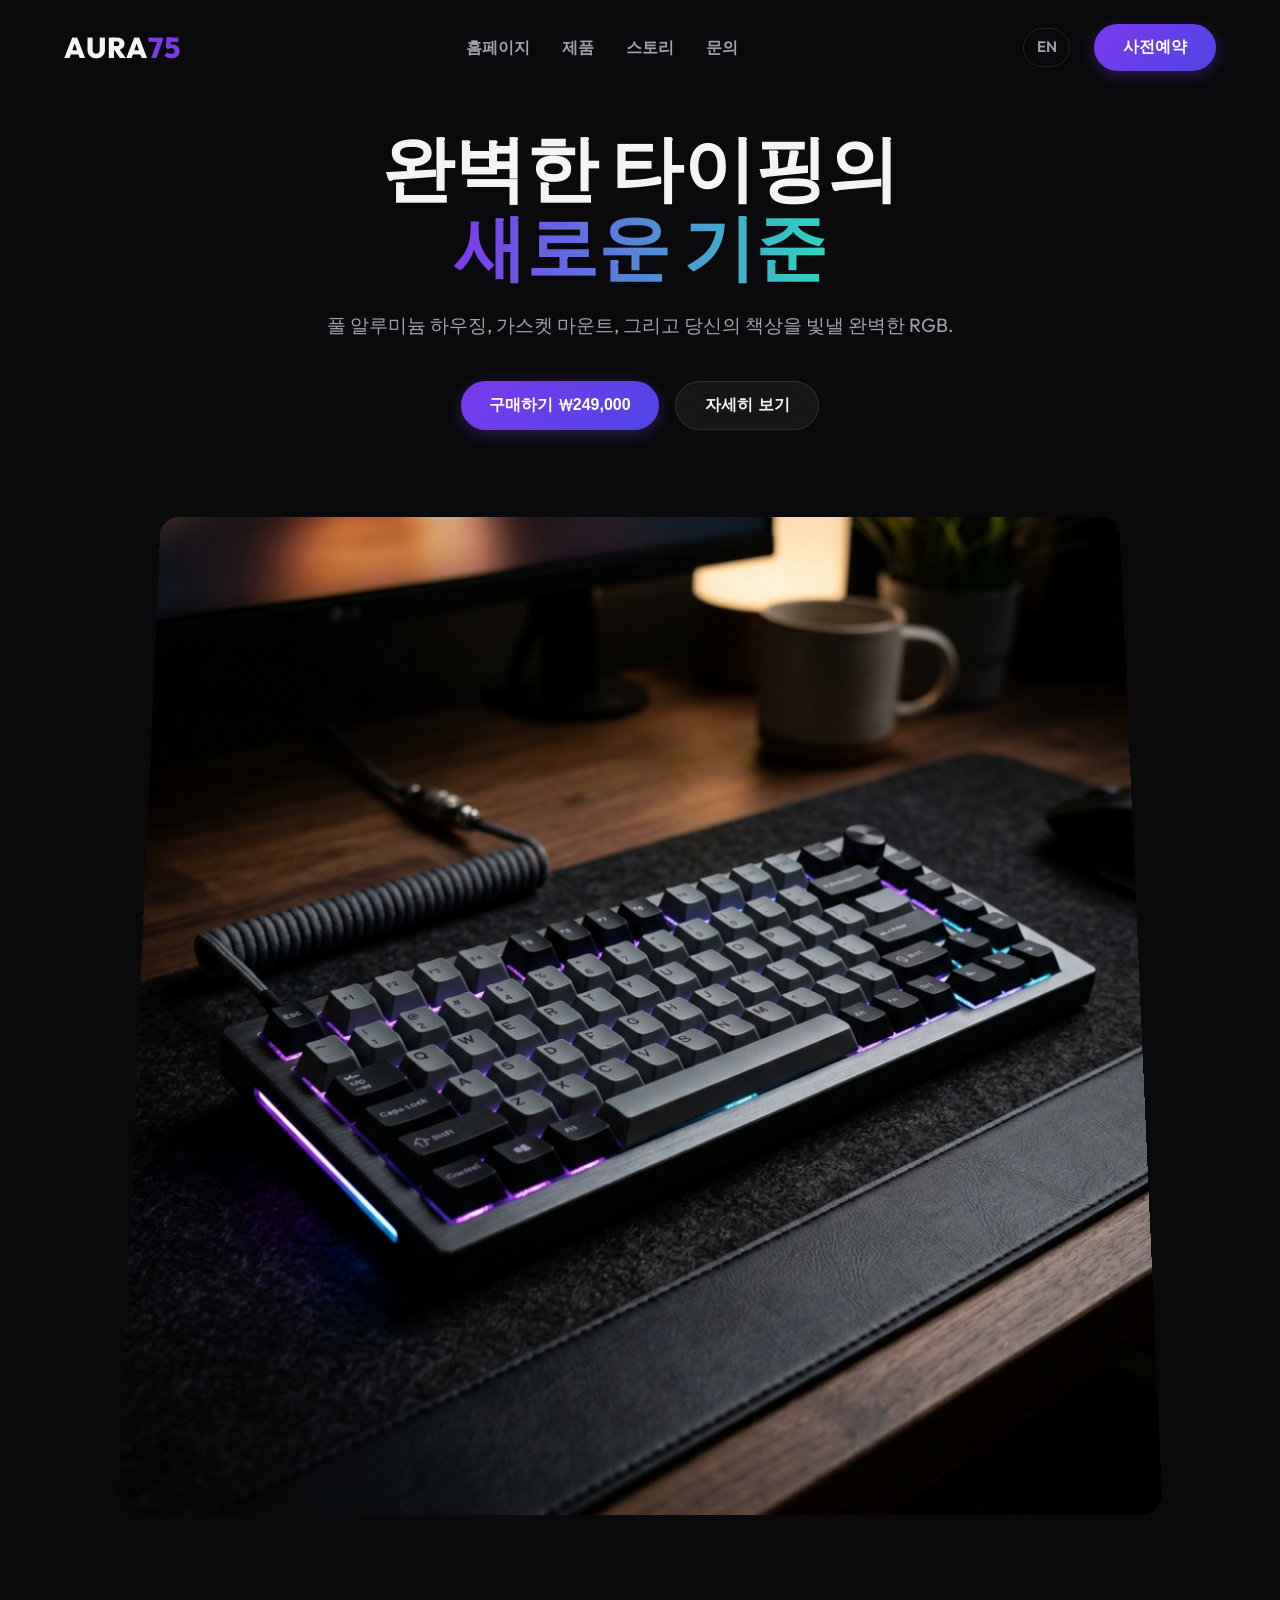
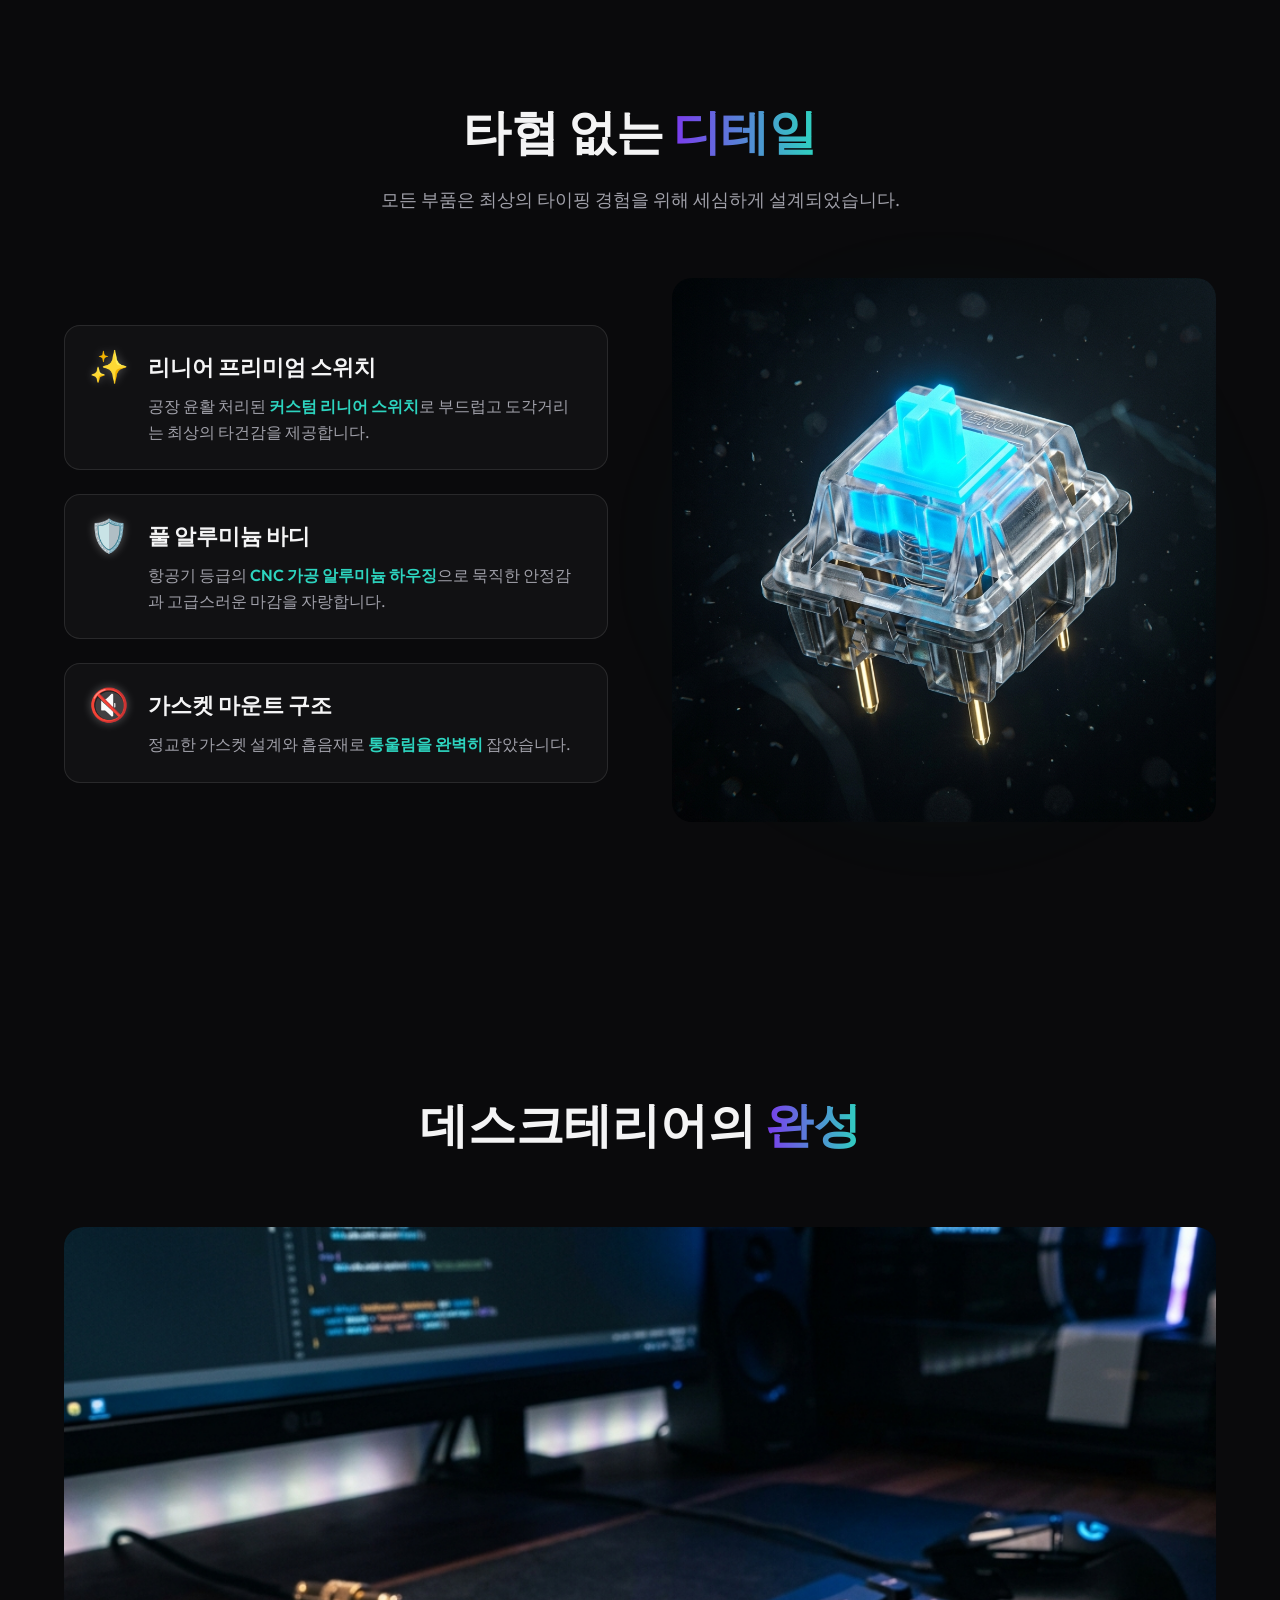
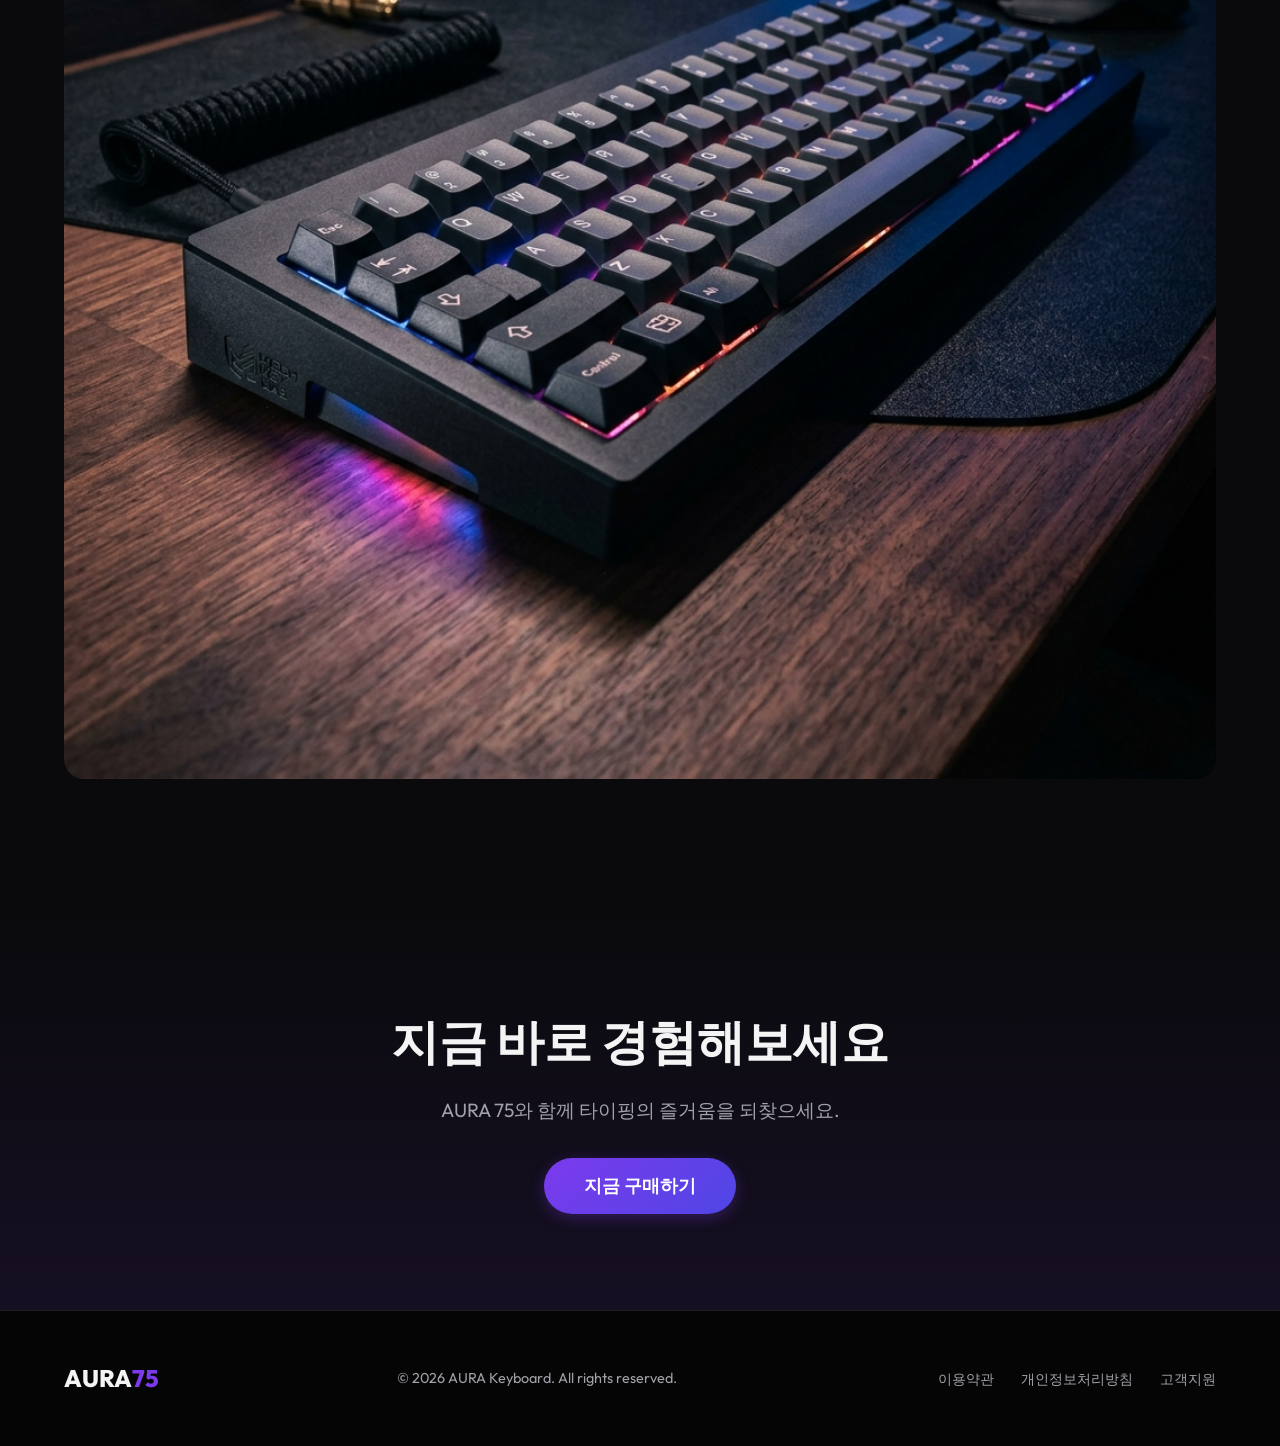
<file: index.html>
<!DOCTYPE html>
<html lang="ko">
<head>
    <meta charset="UTF-8">
    <meta name="viewport" content="width=device-width, initial-scale=1.0">
    <title>AURA 75 | 프리미엄 기계식 키보드</title>
    <meta name="description" content="타협 없는 타건감, 완벽한 알루미늄 하우징을 갖춘 프리미엄 75% 기계식 키보드 AURA 75를 만나보세요.">
    <link rel="preconnect" href="https://fonts.googleapis.com">
    <link rel="preconnect" href="https://fonts.gstatic.com" crossorigin>
    <link href="https://fonts.googleapis.com/css2?family=Outfit:wght@300;400;600;800&family=Pretendard:wght@300;400;600;800&display=swap" rel="stylesheet">
    <link rel="stylesheet" href="style.css">
</head>
<body>
    <nav class="navbar" id="navbar">
        <div class="logo">AURA<span>75</span></div>
        <ul class="nav-links">
            <li><a href="#hero">홈페이지</a></li>
            <li><a href="#features">제품</a></li>
            <li><a href="#showcase">스토리</a></li>
            <li><a href="#contact">문의</a></li>
        </ul>
        <div class="nav-actions">
            <a href="index_en.html" class="lang-toggle">EN</a>
            <button class="btn-primary nav-btn">사전예약</button>
        </div>
    </nav>

    <header class="hero" id="hero">
        <div class="hero-content">
            <h1 class="fade-up">완벽한 타이핑의<br><span class="highlight">새로운 기준</span></h1>
            <p class="fade-up delay-1">풀 알루미늄 하우징, 가스켓 마운트, 그리고 당신의 책상을 빛낼 완벽한 RGB.</p>
            <div class="hero-buttons fade-up delay-2">
                <button class="btn-primary">구매하기 ₩249,000</button>
                <button class="btn-secondary">자세히 보기</button>
            </div>
        </div>
        <div class="hero-image-container fade-in delay-3">
            <div class="glow-effect"></div>
            <img src="images/hero.png" alt="AURA 75 기계식 키보드" class="hero-img">
        </div>
    </header>

    <section class="features" id="features">
        <div class="section-title fade-up">
            <h2>타협 없는 <span class="highlight">디테일</span></h2>
            <p>모든 부품은 최상의 타이핑 경험을 위해 세심하게 설계되었습니다.</p>
        </div>
        
        <div class="feature-grid">
            <div class="feature-text fade-right" style="display: flex; flex-direction: column; gap: 1.5rem;">
                <div class="feature-card">
                    <div class="feature-icon">✨</div>
                    <div class="feature-content">
                        <h3>리니어 프리미엄 스위치</h3>
                        <p>공장 윤활 처리된 <span class="text-highlight">커스텀 리니어 스위치</span>로 부드럽고 도각거리는 최상의 타건감을 제공합니다.</p>
                    </div>
                </div>
                <div class="feature-card">
                    <div class="feature-icon">🛡️</div>
                    <div class="feature-content">
                        <h3>풀 알루미늄 바디</h3>
                        <p>항공기 등급의 <span class="text-highlight">CNC 가공 알루미늄 하우징</span>으로 묵직한 안정감과 고급스러운 마감을 자랑합니다.</p>
                    </div>
                </div>
                <div class="feature-card">
                    <div class="feature-icon">🔇</div>
                    <div class="feature-content">
                        <h3>가스켓 마운트 구조</h3>
                        <p>정교한 가스켓 설계와 흡음재로 <span class="text-highlight">통울림을 완벽히</span> 잡았습니다.</p>
                    </div>
                </div>
            </div>
            <div class="feature-image fade-left">
                <div class="glow-effect-purple"></div>
                <img src="images/switch.png" alt="AURA 75 프리미엄 스위치" class="feature-img">
            </div>
        </div>
    </section>

    <section class="showcase" id="showcase">
        <div class="section-title fade-up">
            <h2>데스크테리어의 <span class="highlight">완성</span></h2>
        </div>
        <div class="showcase-content fade-up delay-1">
            <img src="images/gallery.png" alt="AURA 75 데스크탑 연출" class="gallery-img">
            <div class="showcase-overlay">
                <h3>Vibrant RGB</h3>
                <p>1,680만 컬러의 커스터마이징 가능한 백라이트</p>
            </div>
        </div>
    </section>

    <section class="cta-section fade-in">
        <h2>지금 바로 경험해보세요</h2>
        <p>AURA 75와 함께 타이핑의 즐거움을 되찾으세요.</p>
        <button class="btn-primary large">지금 구매하기</button>
    </section>

    <footer id="contact">
        <div class="footer-content">
            <div class="footer-logo">AURA<span>75</span></div>
            <p class="copyright">© 2026 AURA Keyboard. All rights reserved.</p>
            <div class="footer-links">
                <a href="#">이용약관</a>
                <a href="#">개인정보처리방침</a>
                <a href="#">고객지원</a>
            </div>
        </div>
    </footer>

    <script src="script.js"></script>
</body>
</html>
</file>
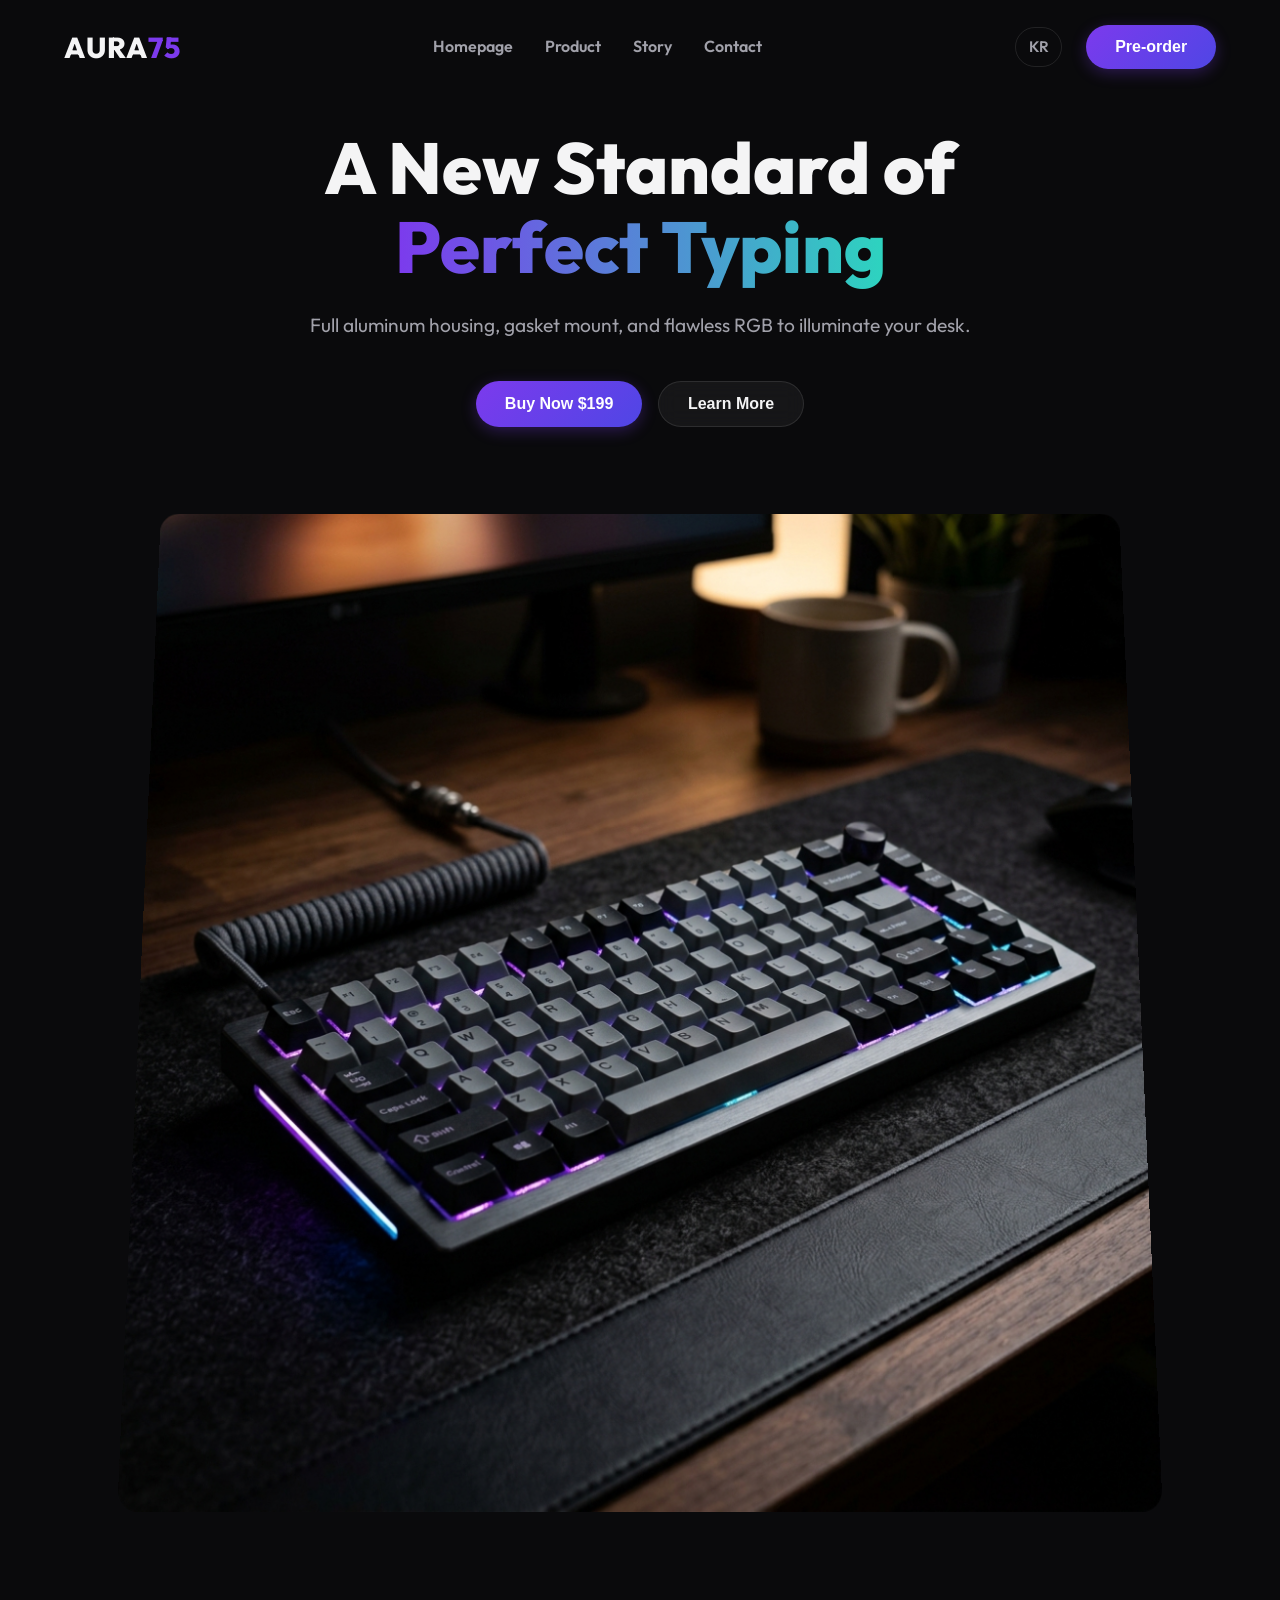
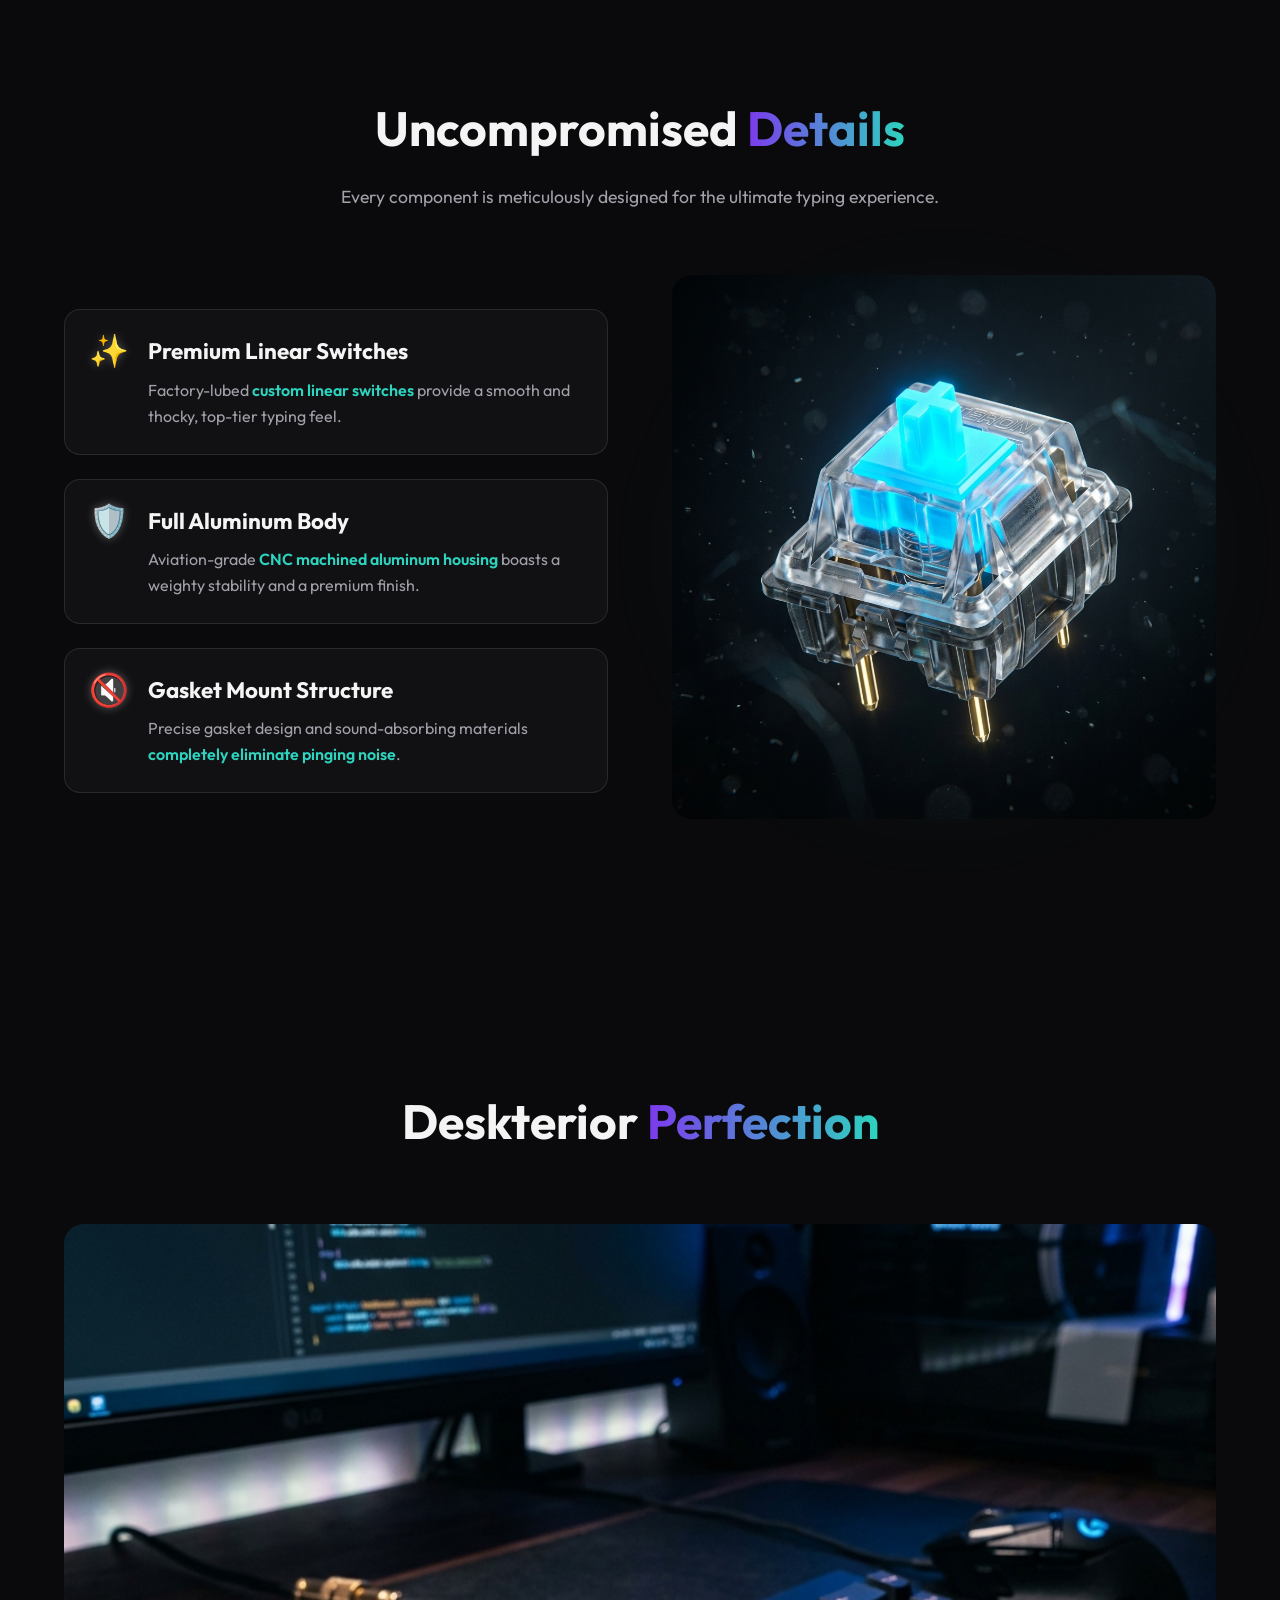
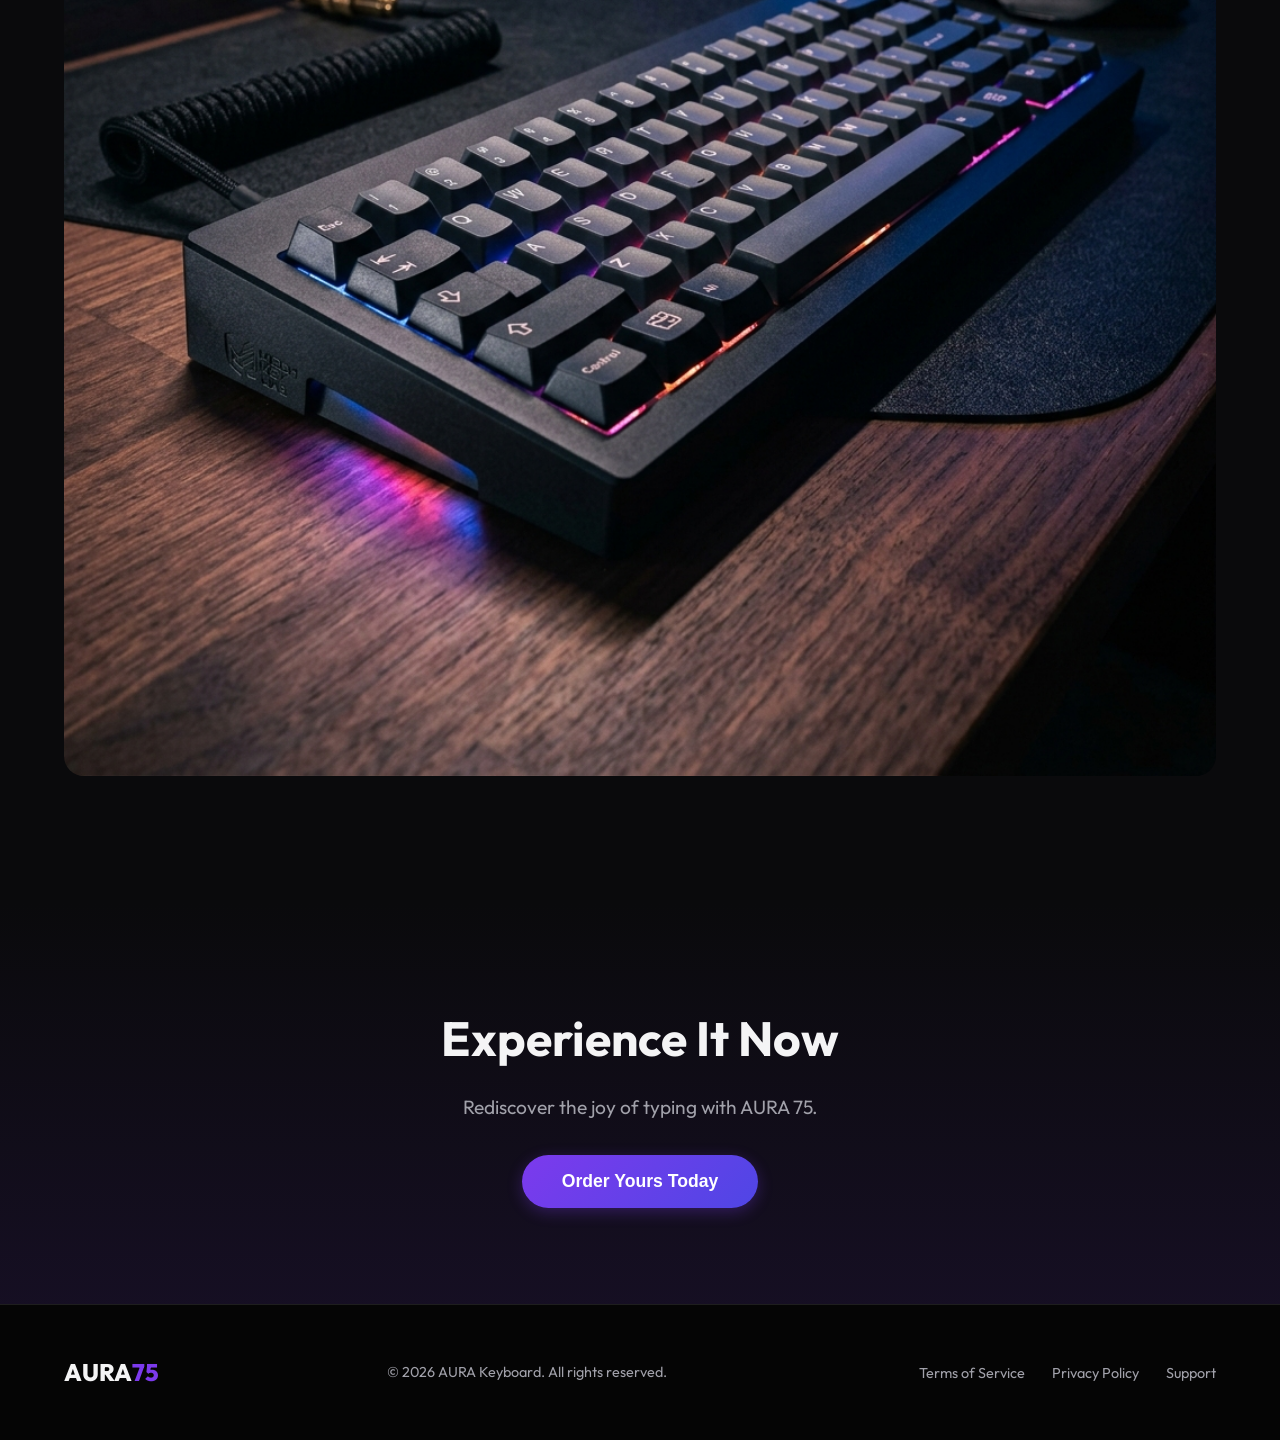
<file: index_en.html>
<!DOCTYPE html>
<html lang="en">
<head>
    <meta charset="UTF-8">
    <meta name="viewport" content="width=device-width, initial-scale=1.0">
    <title>AURA 75 | Premium Mechanical Keyboard</title>
    <meta name="description" content="Discover the AURA 75, a premium 75% mechanical keyboard with uncompromised typing feel and perfect full aluminum housing.">
    <link rel="preconnect" href="https://fonts.googleapis.com">
    <link rel="preconnect" href="https://fonts.gstatic.com" crossorigin>
    <link href="https://fonts.googleapis.com/css2?family=Outfit:wght@300;400;600;800&family=Pretendard:wght@300;400;600;800&display=swap" rel="stylesheet">
    <link rel="stylesheet" href="style.css">
</head>
<body>
    <nav class="navbar" id="navbar">
        <div class="logo">AURA<span>75</span></div>
        <ul class="nav-links">
            <li><a href="#hero">Homepage</a></li>
            <li><a href="#features">Product</a></li>
            <li><a href="#showcase">Story</a></li>
            <li><a href="#contact">Contact</a></li>
        </ul>
        <div class="nav-actions">
            <a href="index.html" class="lang-toggle">KR</a>
            <button class="btn-primary nav-btn">Pre-order</button>
        </div>
    </nav>

    <header class="hero" id="hero">
        <div class="hero-content">
            <h1 class="fade-up">A New Standard of<br><span class="highlight">Perfect Typing</span></h1>
            <p class="fade-up delay-1">Full aluminum housing, gasket mount, and flawless RGB to illuminate your desk.</p>
            <div class="hero-buttons fade-up delay-2">
                <button class="btn-primary">Buy Now $199</button>
                <button class="btn-secondary">Learn More</button>
            </div>
        </div>
        <div class="hero-image-container fade-in delay-3">
            <div class="glow-effect"></div>
            <img src="images/hero.png" alt="AURA 75 Mechanical Keyboard" class="hero-img">
        </div>
    </header>

    <section class="features" id="features">
        <div class="section-title fade-up">
            <h2>Uncompromised <span class="highlight">Details</span></h2>
            <p>Every component is meticulously designed for the ultimate typing experience.</p>
        </div>
        
        <div class="feature-grid">
            <div class="feature-text fade-right" style="display: flex; flex-direction: column; gap: 1.5rem;">
                <div class="feature-card">
                    <div class="feature-icon">✨</div>
                    <div class="feature-content">
                        <h3>Premium Linear Switches</h3>
                        <p>Factory-lubed <span class="text-highlight">custom linear switches</span> provide a smooth and thocky, top-tier typing feel.</p>
                    </div>
                </div>
                <div class="feature-card">
                    <div class="feature-icon">🛡️</div>
                    <div class="feature-content">
                        <h3>Full Aluminum Body</h3>
                        <p>Aviation-grade <span class="text-highlight">CNC machined aluminum housing</span> boasts a weighty stability and a premium finish.</p>
                    </div>
                </div>
                <div class="feature-card">
                    <div class="feature-icon">🔇</div>
                    <div class="feature-content">
                        <h3>Gasket Mount Structure</h3>
                        <p>Precise gasket design and sound-absorbing materials <span class="text-highlight">completely eliminate pinging noise</span>.</p>
                    </div>
                </div>
            </div>
            <div class="feature-image fade-left">
                <div class="glow-effect-purple"></div>
                <img src="images/switch.png" alt="AURA 75 Premium Switch" class="feature-img">
            </div>
        </div>
    </section>

    <section class="showcase" id="showcase">
        <div class="section-title fade-up">
            <h2>Deskterior <span class="highlight">Perfection</span></h2>
        </div>
        <div class="showcase-content fade-up delay-1">
            <img src="images/gallery.png" alt="AURA 75 Desktop Setup" class="gallery-img">
            <div class="showcase-overlay">
                <h3>Vibrant RGB</h3>
                <p>16.8 million colors of customizable backlighting</p>
            </div>
        </div>
    </section>

    <section class="cta-section fade-in">
        <h2>Experience It Now</h2>
        <p>Rediscover the joy of typing with AURA 75.</p>
        <button class="btn-primary large">Order Yours Today</button>
    </section>

    <footer id="contact">
        <div class="footer-content">
            <div class="footer-logo">AURA<span>75</span></div>
            <p class="copyright">© 2026 AURA Keyboard. All rights reserved.</p>
            <div class="footer-links">
                <a href="#">Terms of Service</a>
                <a href="#">Privacy Policy</a>
                <a href="#">Support</a>
            </div>
        </div>
    </footer>

    <script src="script.js"></script>
</body>
</html>
</file>
<file: style.css>
:root {
    --bg-color: #0a0a0c;
    --text-primary: #f4f4f5;
    --text-secondary: #a1a1aa;
    --primary-color: #7c3aed; /* Neon Purple */
    --primary-hover: #6d28d9;
    --secondary-color: #2dd4bf; /* Neon Teal */
    --surface-color: rgba(255, 255, 255, 0.03);
    --surface-border: rgba(255, 255, 255, 0.1);
}

* {
    margin: 0;
    padding: 0;
    box-sizing: border-box;
}

body {
    font-family: 'Pretendard', 'Outfit', sans-serif;
    background-color: var(--bg-color);
    color: var(--text-primary);
    overflow-x: hidden;
    line-height: 1.6;
}

h1, h2, h3, .logo {
    font-family: 'Outfit', 'Pretendard', sans-serif;
}

/* Typography */
.highlight {
    background: linear-gradient(to right, var(--primary-color), var(--secondary-color));
    -webkit-background-clip: text;
    -webkit-text-fill-color: transparent;
    background-clip: text;
}

/* Buttons */
.btn-primary {
    background: linear-gradient(135deg, var(--primary-color), #4f46e5);
    color: white;
    border: none;
    padding: 0.8rem 1.8rem;
    border-radius: 30px;
    font-weight: 600;
    font-size: 1rem;
    cursor: pointer;
    transition: all 0.3s ease;
    box-shadow: 0 4px 15px rgba(124, 58, 237, 0.3);
}

.btn-primary:hover {
    transform: translateY(-2px);
    box-shadow: 0 6px 20px rgba(124, 58, 237, 0.5);
    background: linear-gradient(135deg, var(--primary-hover), #4338ca);
}

.btn-primary.large {
    padding: 1rem 2.5rem;
    font-size: 1.1rem;
}

.btn-secondary {
    background: rgba(255, 255, 255, 0.05);
    color: var(--text-primary);
    border: 1px solid var(--surface-border);
    padding: 0.8rem 1.8rem;
    border-radius: 30px;
    font-weight: 600;
    font-size: 1rem;
    cursor: pointer;
    transition: all 0.3s ease;
    backdrop-filter: blur(10px);
}

.btn-secondary:hover {
    background: rgba(255, 255, 255, 0.1);
    transform: translateY(-2px);
}

/* Navigation */
.navbar {
    position: fixed;
    top: 0;
    width: 100%;
    padding: 1.5rem 5%;
    display: flex;
    justify-content: space-between;
    align-items: center;
    z-index: 1000;
    transition: all 0.3s ease;
}

.navbar.scrolled {
    background: rgba(10, 10, 12, 0.8);
    backdrop-filter: blur(15px);
    border-bottom: 1px solid var(--surface-border);
    padding: 1rem 5%;
}

.logo {
    font-size: 1.8rem;
    font-weight: 800;
    letter-spacing: 1px;
}

.logo span {
    color: var(--primary-color);
}

.nav-links {
    display: flex;
    list-style: none;
    gap: 2rem;
}

.nav-links a {
    color: var(--text-secondary);
    text-decoration: none;
    font-weight: 600;
    transition: color 0.3s ease;
}

.nav-links a:hover {
    color: var(--text-primary);
}

/* Hero Section */
.hero {
    min-height: 100vh;
    display: flex;
    flex-direction: column;
    justify-content: center;
    align-items: center;
    text-align: center;
    padding: 8rem 5% 4rem;
    position: relative;
}

.hero-content {
    max-width: 800px;
    z-index: 10;
}

.hero h1 {
    font-size: 4.5rem;
    font-weight: 800;
    line-height: 1.1;
    margin-bottom: 1.5rem;
}

.hero p {
    font-size: 1.2rem;
    color: var(--text-secondary);
    margin-bottom: 2.5rem;
}

.hero-buttons {
    display: flex;
    gap: 1rem;
    justify-content: center;
}

.hero-image-container {
    margin-top: 4rem;
    position: relative;
    width: 100%;
    max-width: 1000px;
}

.hero-img {
    width: 100%;
    height: auto;
    border-radius: 20px;
    position: relative;
    z-index: 2;
    transform: perspective(1000px) rotateX(5deg);
    transition: transform 0.5s ease;
}

.hero-image-container:hover .hero-img {
    transform: perspective(1000px) rotateX(0deg);
}

.glow-effect {
    position: absolute;
    top: 50%;
    left: 50%;
    transform: translate(-50%, -50%);
    width: 80%;
    height: 80%;
    background: radial-gradient(circle, rgba(124, 58, 237, 0.4) 0%, rgba(10, 10, 12, 0) 70%);
    z-index: 1;
    filter: blur(60px);
}

/* Sections */
section {
    padding: 8rem 5%;
}

.section-title {
    text-align: center;
    margin-bottom: 4rem;
}

.section-title h2 {
    font-size: 3rem;
    margin-bottom: 1rem;
}

.section-title p {
    color: var(--text-secondary);
    font-size: 1.1rem;
}

/* Features Section */
.feature-grid {
    display: grid;
    grid-template-columns: 1fr 1fr;
    gap: 4rem;
    align-items: center;
    max-width: 1200px;
    margin: 0 auto;
}

.feature-card {
    background: var(--surface-color);
    border: 1px solid var(--surface-border);
    border-radius: 16px;
    padding: 1.5rem;
    display: flex;
    gap: 1.2rem;
    align-items: flex-start;
    transition: all 0.3s ease;
}

.feature-card:hover {
    transform: translateX(10px);
    border-color: var(--primary-color);
    background: rgba(124, 58, 237, 0.05);
    box-shadow: 0 4px 20px rgba(124, 58, 237, 0.15);
}

.feature-icon {
    font-size: 2rem;
    line-height: 1;
    filter: drop-shadow(0 0 5px rgba(255,255,255,0.3));
}

.feature-content h3 {
    font-size: 1.4rem;
    margin-bottom: 0.5rem;
    color: var(--text-primary);
}

.feature-content p {
    color: var(--text-secondary);
}

.text-highlight {
    color: var(--secondary-color);
    font-weight: 600;
}

.feature-image {
    position: relative;
}

.feature-img {
    width: 100%;
    border-radius: 20px;
    z-index: 2;
    position: relative;
}

.glow-effect-purple {
    position: absolute;
    top: 50%;
    right: 0;
    transform: translateY(-50%);
    width: 100%;
    height: 100%;
    background: radial-gradient(circle, rgba(45, 212, 191, 0.2) 0%, rgba(10, 10, 12, 0) 70%);
    z-index: 1;
    filter: blur(50px);
}

/* Showcase Section */
.showcase-content {
    position: relative;
    max-width: 1200px;
    margin: 0 auto;
    border-radius: 20px;
    overflow: hidden;
    cursor: pointer;
}

.gallery-img {
    width: 100%;
    display: block;
    transition: transform 0.7s ease;
}

.showcase-overlay {
    position: absolute;
    bottom: 0;
    left: 0;
    width: 100%;
    padding: 3rem;
    background: linear-gradient(to top, rgba(0,0,0,0.9), transparent);
    transform: translateY(20px);
    opacity: 0;
    transition: all 0.4s ease;
}

.showcase-content:hover .gallery-img {
    transform: scale(1.05);
}

.showcase-content:hover .showcase-overlay {
    transform: translateY(0);
    opacity: 1;
}

.showcase-overlay h3 {
    font-size: 2rem;
    margin-bottom: 0.5rem;
}

/* CTA Section */
.cta-section {
    text-align: center;
    background: linear-gradient(180deg, var(--bg-color) 0%, rgba(124, 58, 237, 0.1) 100%);
    padding: 6rem 5%;
}

.cta-section h2 {
    font-size: 3rem;
    margin-bottom: 1rem;
}

.cta-section p {
    color: var(--text-secondary);
    font-size: 1.2rem;
    margin-bottom: 2rem;
}

/* Footer */
footer {
    background: #050505;
    padding: 3rem 5%;
    border-top: 1px solid var(--surface-border);
}

.footer-content {
    max-width: 1200px;
    margin: 0 auto;
    display: flex;
    justify-content: space-between;
    align-items: center;
    flex-wrap: wrap;
    gap: 1rem;
}

.footer-logo {
    font-size: 1.5rem;
    font-weight: 800;
}

.footer-logo span {
    color: var(--primary-color);
}

.copyright {
    color: var(--text-secondary);
    font-size: 0.9rem;
}

.footer-links a {
    color: var(--text-secondary);
    text-decoration: none;
    margin-left: 1.5rem;
    font-size: 0.9rem;
    transition: color 0.3s ease;
}

.footer-links a:hover {
    color: var(--text-primary);
}

/* Nav Actions */
.nav-actions {
    display: flex;
    align-items: center;
    gap: 1.5rem;
}

.lang-toggle {
    color: var(--text-secondary);
    text-decoration: none;
    font-weight: 600;
    font-size: 0.95rem;
    transition: color 0.3s ease;
    border: 1px solid var(--surface-border);
    padding: 0.4rem 0.8rem;
    border-radius: 20px;
}

.lang-toggle:hover {
    color: var(--text-primary);
    border-color: var(--primary-color);
}

/* Animations */
.fade-up {
    opacity: 0;
    transform: translateY(30px);
    transition: opacity 0.8s ease, transform 0.8s ease;
}

.fade-in {
    opacity: 0;
    transition: opacity 1s ease;
}

.fade-right {
    opacity: 0;
    transform: translateX(-30px);
    transition: opacity 0.8s ease, transform 0.8s ease;
}

.fade-left {
    opacity: 0;
    transform: translateX(30px);
    transition: opacity 0.8s ease, transform 0.8s ease;
}

.visible {
    opacity: 1;
    transform: translate(0);
}

.delay-1 { transition-delay: 0.2s; }
.delay-2 { transition-delay: 0.4s; }
.delay-3 { transition-delay: 0.6s; }

/* Responsive */
@media (max-width: 1024px) {
    .hero h1 { font-size: 3.8rem; }
    .feature-grid { gap: 2rem; }
    .section-title h2 { font-size: 2.5rem; }
}

@media (max-width: 768px) {
    .hero h1 { font-size: 2.8rem; }
    .hero p { font-size: 1rem; }
    .feature-grid { grid-template-columns: 1fr; }
    .feature-text { order: 2; }
    .feature-image { order: 1; margin-bottom: 2rem; }
    .nav-links { display: none; }
    .hero-buttons { flex-direction: column; width: 100%; }
    .hero-buttons button { width: 100%; }
    .footer-content { flex-direction: column; text-align: center; }
    .footer-links { margin-top: 1rem; display: flex; flex-wrap: wrap; justify-content: center; gap: 1rem; }
    .footer-links a { margin: 0; }
    section { padding: 5rem 5%; }
}

@media (max-width: 480px) {
    .hero h1 { font-size: 2.2rem; }
    .nav-btn { display: none; } /* Hide pre-order button on very small screens to save space */
    .logo { font-size: 1.5rem; }
    .section-title h2 { font-size: 2rem; }
    .showcase-overlay h3 { font-size: 1.5rem; }
    .showcase-overlay p { font-size: 0.9rem; }
}
</file>
